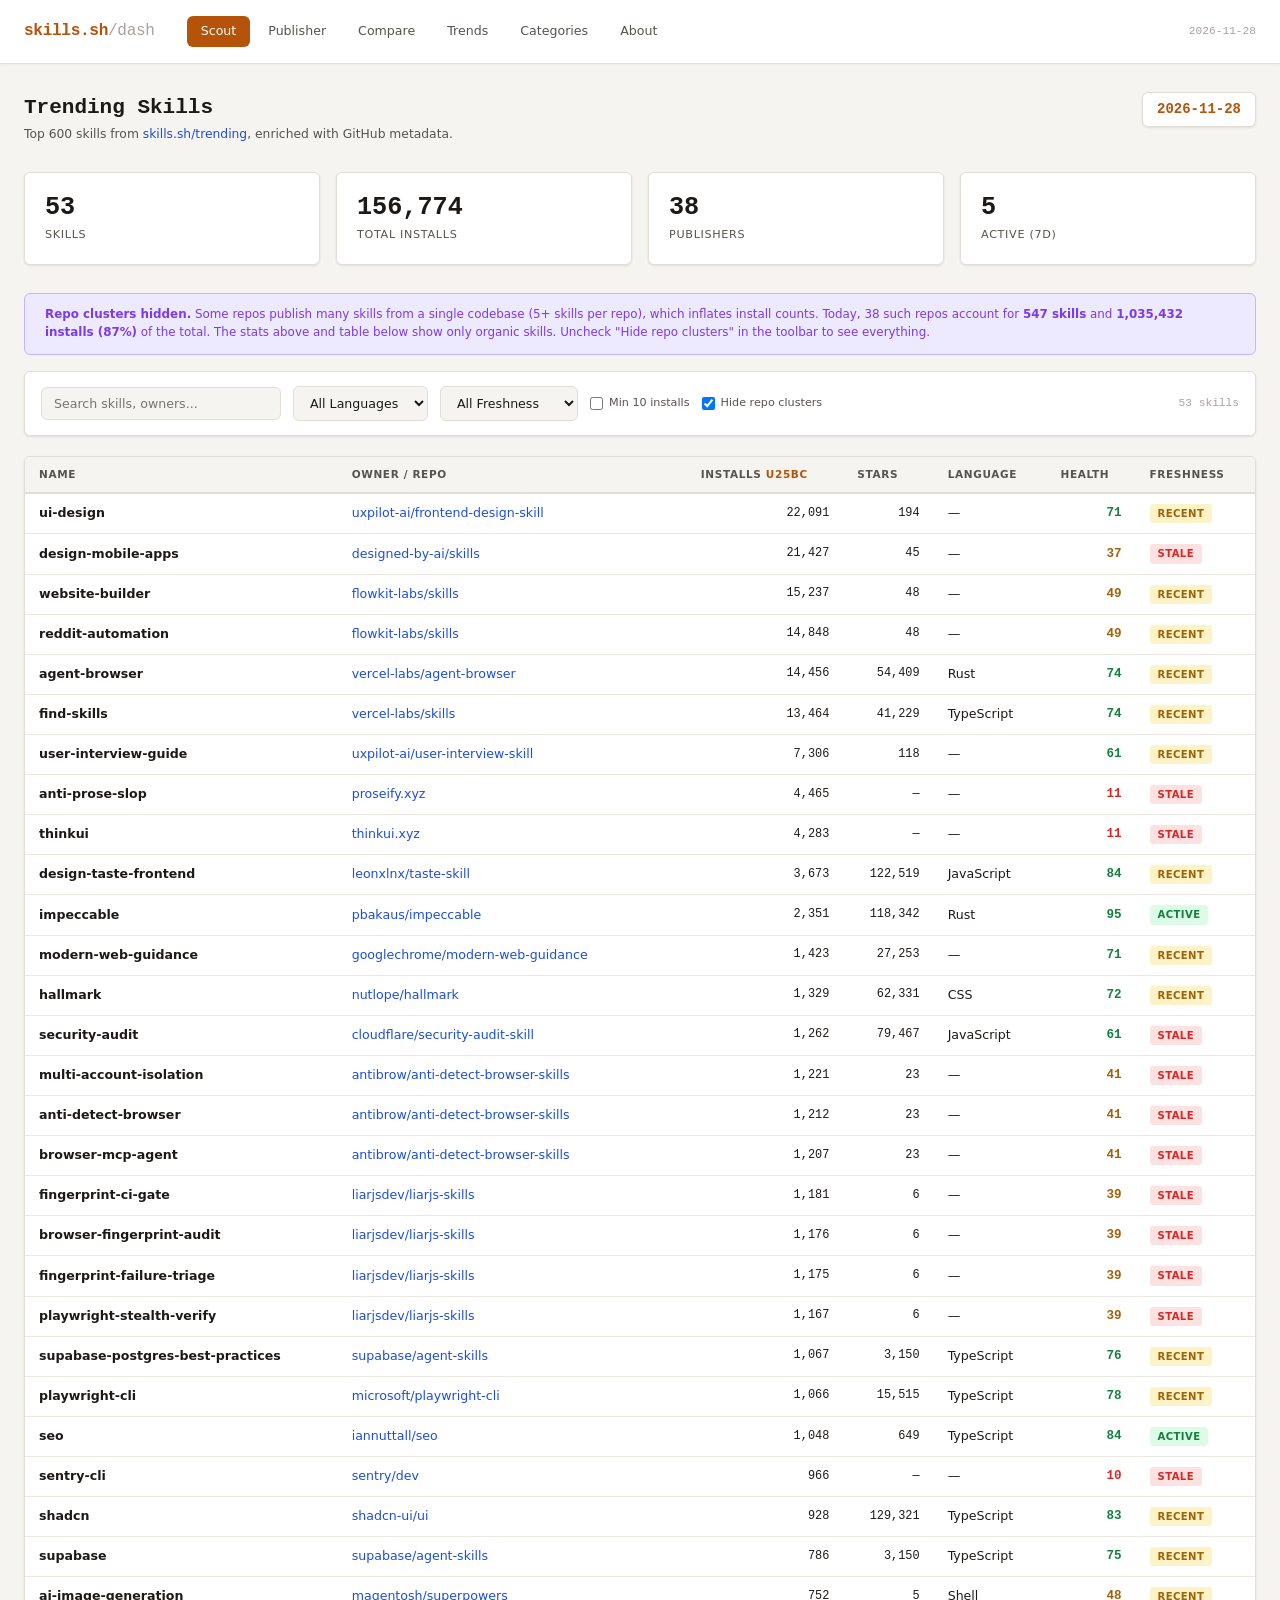
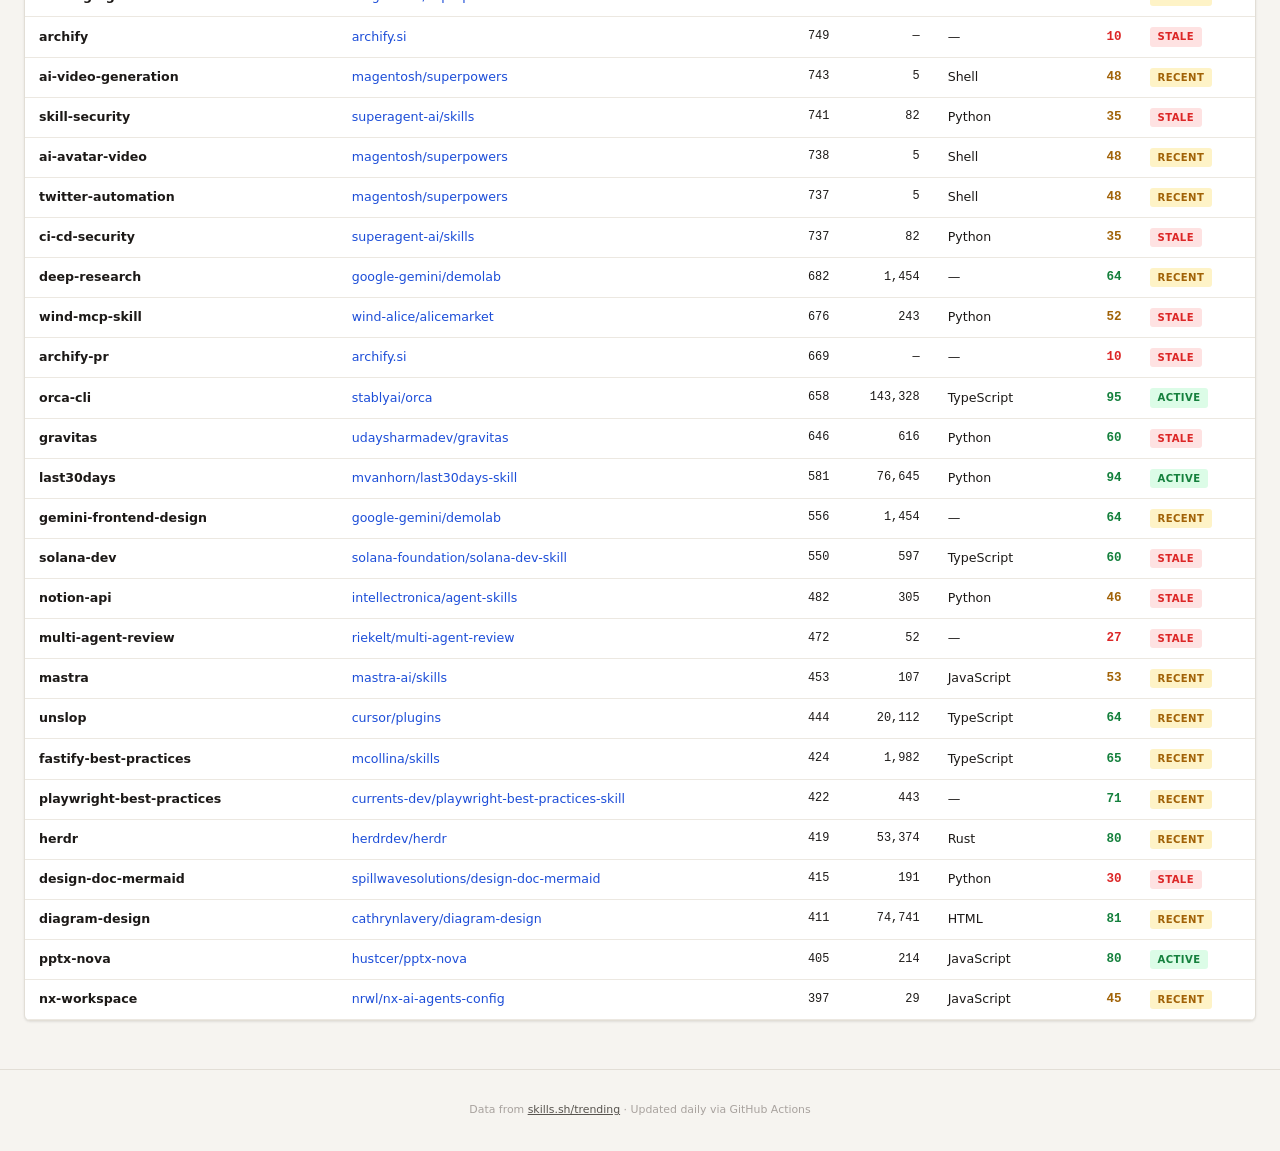
<file: index.html>
<!DOCTYPE html>
<html lang="en">
<head>
  <meta charset="utf-8">
  <meta name="viewport" content="width=device-width, initial-scale=1">
  <title>skills.sh — Scout Dashboard</title>
  <link rel="stylesheet" href="css/style.css">
</head>
<body>
  <nav class="topnav">
    <a class="topnav-brand" href="index.html">skills.sh<span>/dash</span></a>
    <div class="topnav-links">
      <a href="index.html" class="active">Scout</a>
      <a href="publisher.html">Publisher</a>
      <a href="compare.html">Compare</a>
      <a href="trends.html">Trends</a>
      <a href="categories.html">Categories</a>
      <a href="about.html">About</a>
    </div>
    <div class="topnav-meta" id="data-date"></div>
  </nav>

  <div class="container">
    <div class="page-header">
      <div class="page-header-text">
        <h1>Trending Skills</h1>
        <p class="page-subtitle">Top 600 skills from <a href="https://skills.sh/trending">skills.sh/trending</a>, enriched with GitHub metadata.</p>
      </div>
      <div class="snapshot-date" id="data-date-hero"></div>
    </div>

    <div class="hero-stats" id="hero-stats">
      <div class="stat-card"><div class="stat-value" id="stat-skills">—</div><div class="stat-label">Skills</div></div>
      <div class="stat-card"><div class="stat-value" id="stat-installs">—</div><div class="stat-label">Total Installs</div></div>
      <div class="stat-card"><div class="stat-value" id="stat-publishers">—</div><div class="stat-label">Publishers</div></div>
      <div class="stat-card"><div class="stat-value" id="stat-active">—</div><div class="stat-label">Active (7d)</div></div>
    </div>

    <div class="cluster-notice" id="cluster-notice" style="display:none"></div>

    <div class="toolbar">
      <input type="search" id="search" placeholder="Search skills, owners...">
      <select id="filter-lang">
        <option value="">All Languages</option>
      </select>
      <select id="filter-freshness">
        <option value="">All Freshness</option>
        <option value="Active">Active (&lt;7d)</option>
        <option value="Recent">Recent (&lt;30d)</option>
        <option value="Stale">Stale (&gt;30d)</option>
      </select>
      <label>
        <input type="checkbox" id="filter-min-installs"> Min 10 installs
      </label>
      <label>
        <input type="checkbox" id="filter-clusters" checked> Hide repo clusters
      </label>
      <div class="result-count" id="result-count"></div>
    </div>

    <div class="table-wrap">
      <table id="skills-table">
        <thead>
          <tr>
            <th class="sortable" data-col="name">Name</th>
            <th class="sortable" data-col="source">Owner / Repo</th>
            <th class="sortable num" data-col="installs">Installs</th>
            <th class="sortable num" data-col="stars">Stars</th>
            <th class="sortable" data-col="language">Language</th>
            <th class="sortable num" data-col="health">Health</th>
            <th class="sortable" data-col="freshness">Freshness</th>
          </tr>
        </thead>
        <tbody id="skills-body"></tbody>
      </table>
    </div>

    <div class="loading" id="loading">Loading snapshot data…</div>
  </div>

  <footer class="site-footer">
    Data from <a href="https://skills.sh/trending">skills.sh/trending</a> · Updated daily via GitHub Actions
  </footer>

  <script type="module" src="js/scout.js"></script>
  <!-- Cloudflare Web Analytics -->
  <script defer src='https://static.cloudflareinsights.com/beacon.min.js' data-cf-beacon='{"token": "f6e8d77284b0466eb2ca753f03d64ec0"}'></script>
</body>
</html>
</file>
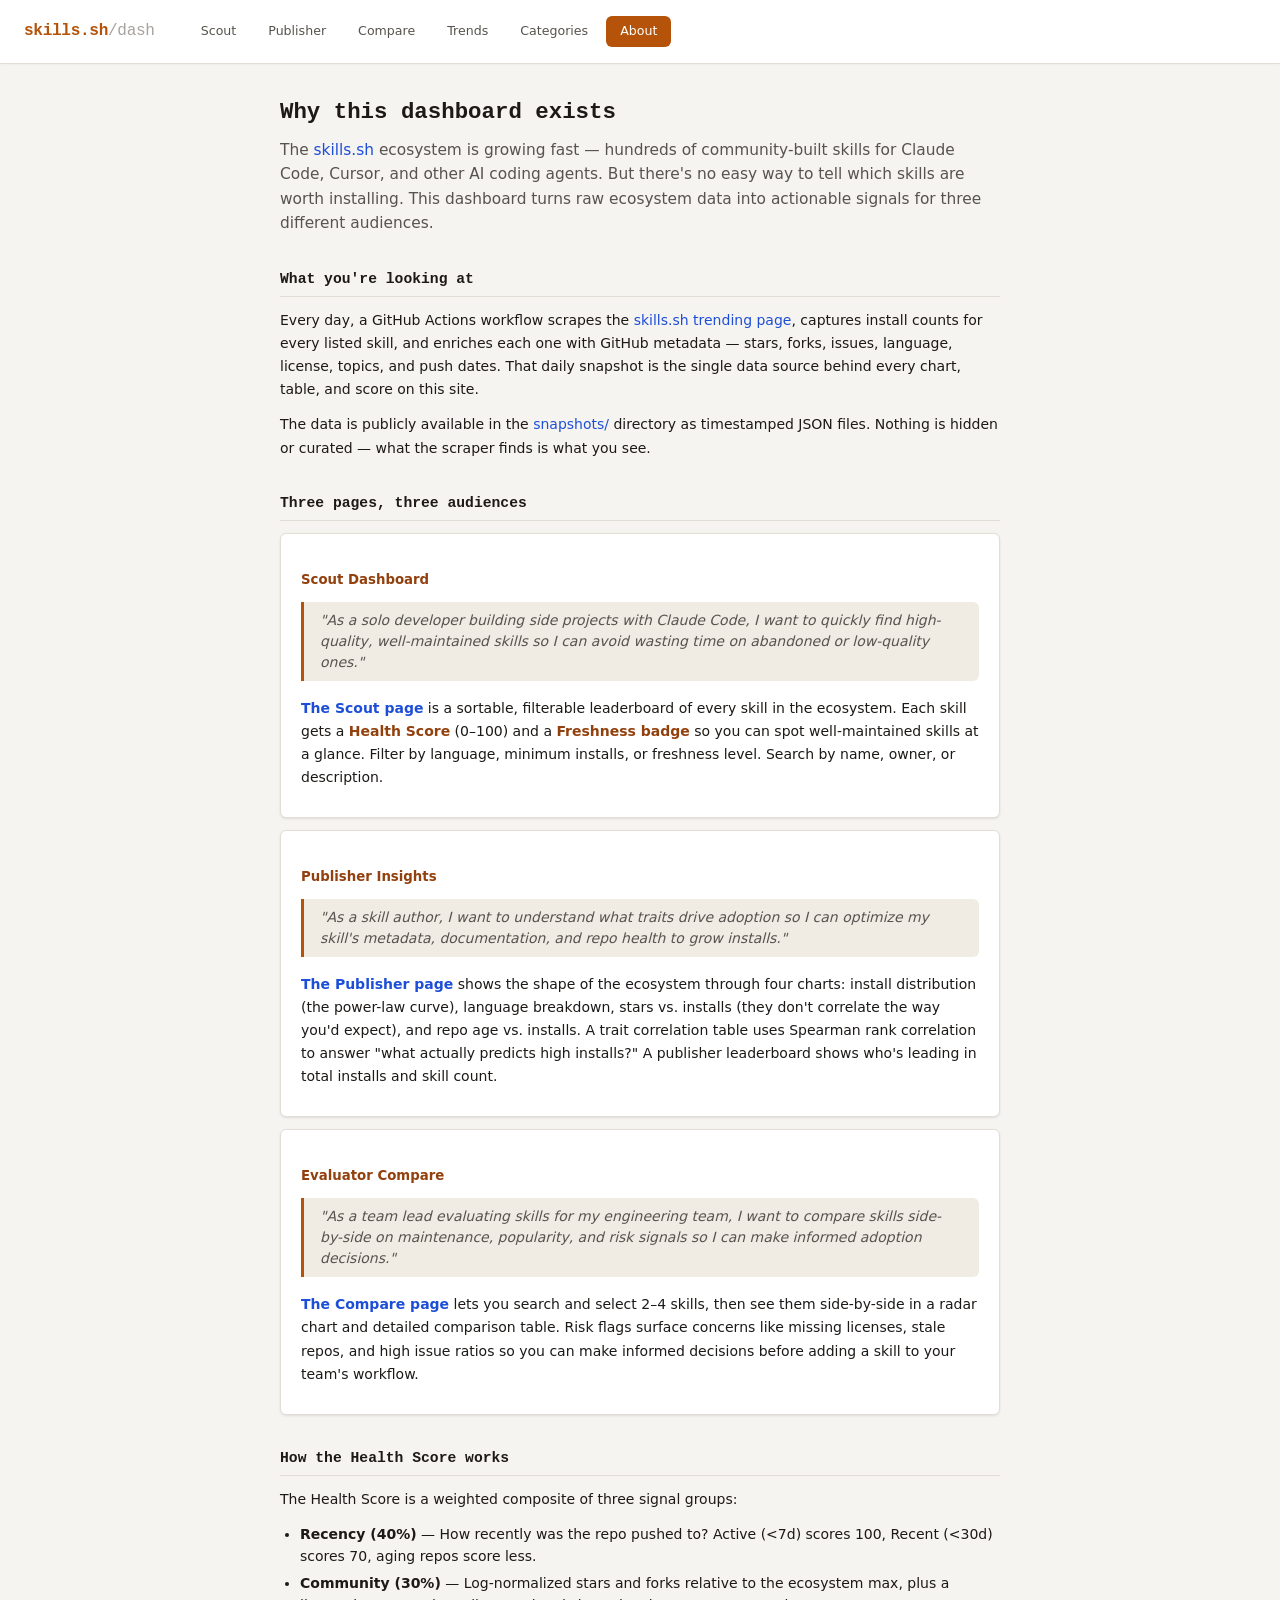
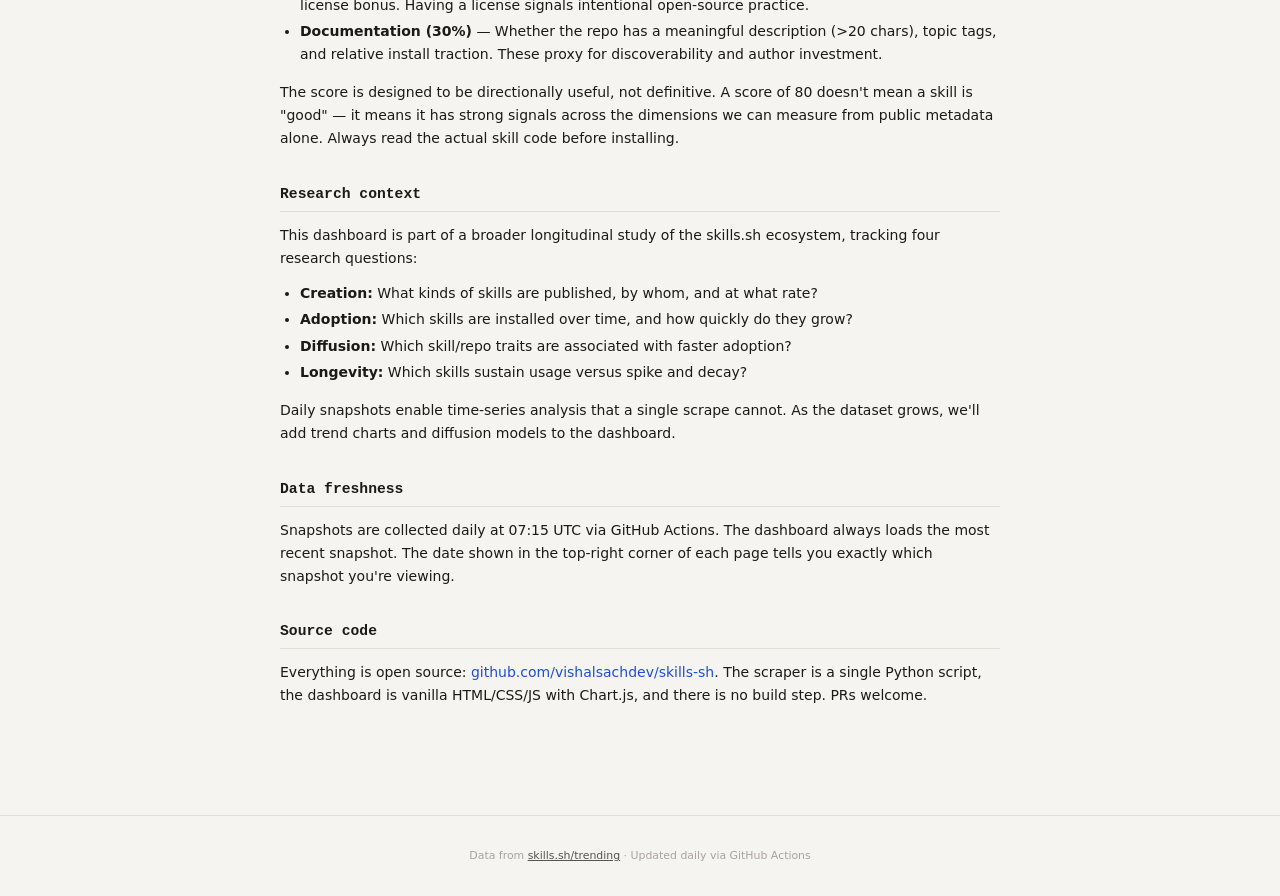
<file: about.html>
<!DOCTYPE html>
<html lang="en">
<head>
  <meta charset="utf-8">
  <meta name="viewport" content="width=device-width, initial-scale=1">
  <title>skills.sh — About This Dashboard</title>
  <link rel="stylesheet" href="css/style.css">
</head>
<body>
  <nav class="topnav">
    <a class="topnav-brand" href="index.html">skills.sh<span>/dash</span></a>
    <div class="topnav-links">
      <a href="index.html">Scout</a>
      <a href="publisher.html">Publisher</a>
      <a href="compare.html">Compare</a>
      <a href="trends.html">Trends</a>
      <a href="categories.html">Categories</a>
      <a href="about.html" class="active">About</a>
    </div>
  </nav>

  <div class="container">
    <div class="about-content">
      <h1>Why this dashboard exists</h1>
      <p class="lead">
        The <a href="https://skills.sh">skills.sh</a> ecosystem is growing fast &mdash; hundreds of
        community-built skills for Claude Code, Cursor, and other AI coding agents. But there's no easy
        way to tell which skills are worth installing. This dashboard turns raw ecosystem data into
        actionable signals for three different audiences.
      </p>

      <h2>What you're looking at</h2>
      <p>
        Every day, a GitHub Actions workflow scrapes the
        <a href="https://skills.sh/trending">skills.sh trending page</a>, captures install counts for
        every listed skill, and enriches each one with GitHub metadata &mdash; stars, forks, issues,
        language, license, topics, and push dates. That daily snapshot is the single data source behind
        every chart, table, and score on this site.
      </p>
      <p>
        The data is publicly available in the
        <a href="https://github.com/vishalsachdev/skills-sh/tree/main/snapshots">snapshots/</a>
        directory as timestamped JSON files. Nothing is hidden or curated &mdash; what the scraper
        finds is what you see.
      </p>

      <h2>Three pages, three audiences</h2>

      <div class="page-card">
        <h3>Scout Dashboard</h3>
        <blockquote>
          "As a solo developer building side projects with Claude Code, I want to quickly find
          high-quality, well-maintained skills so I can avoid wasting time on abandoned or
          low-quality ones."
        </blockquote>
        <p>
          <strong><a href="index.html">The Scout page</a></strong> is a sortable, filterable leaderboard
          of every skill in the ecosystem. Each skill gets a <strong>Health Score</strong> (0&ndash;100)
          and a <strong>Freshness badge</strong> so you can spot well-maintained skills at a glance.
          Filter by language, minimum installs, or freshness level. Search by name, owner, or description.
        </p>
      </div>

      <div class="page-card">
        <h3>Publisher Insights</h3>
        <blockquote>
          "As a skill author, I want to understand what traits drive adoption so I can optimize my
          skill's metadata, documentation, and repo health to grow installs."
        </blockquote>
        <p>
          <strong><a href="publisher.html">The Publisher page</a></strong> shows the shape of the ecosystem
          through four charts: install distribution (the power-law curve), language breakdown, stars vs.
          installs (they don't correlate the way you'd expect), and repo age vs. installs. A trait
          correlation table uses Spearman rank correlation to answer "what actually predicts high installs?"
          A publisher leaderboard shows who's leading in total installs and skill count.
        </p>
      </div>

      <div class="page-card">
        <h3>Evaluator Compare</h3>
        <blockquote>
          "As a team lead evaluating skills for my engineering team, I want to compare skills side-by-side
          on maintenance, popularity, and risk signals so I can make informed adoption decisions."
        </blockquote>
        <p>
          <strong><a href="compare.html">The Compare page</a></strong> lets you search and select 2&ndash;4
          skills, then see them side-by-side in a radar chart and detailed comparison table. Risk flags
          surface concerns like missing licenses, stale repos, and high issue ratios so you can make
          informed decisions before adding a skill to your team's workflow.
        </p>
      </div>

      <h2>How the Health Score works</h2>
      <p>
        The Health Score is a weighted composite of three signal groups:
      </p>
      <ul>
        <li><strong>Recency (40%)</strong> &mdash; How recently was the repo pushed to?
          Active (&lt;7d) scores 100, Recent (&lt;30d) scores 70, aging repos score less.</li>
        <li><strong>Community (30%)</strong> &mdash; Log-normalized stars and forks relative to the
          ecosystem max, plus a license bonus. Having a license signals intentional open-source practice.</li>
        <li><strong>Documentation (30%)</strong> &mdash; Whether the repo has a meaningful description
          (&gt;20 chars), topic tags, and relative install traction. These proxy for discoverability
          and author investment.</li>
      </ul>
      <p>
        The score is designed to be directionally useful, not definitive. A score of 80 doesn't mean a
        skill is "good" &mdash; it means it has strong signals across the dimensions we can measure from
        public metadata alone. Always read the actual skill code before installing.
      </p>

      <h2>Research context</h2>
      <p>
        This dashboard is part of a broader longitudinal study of the skills.sh ecosystem, tracking
        four research questions:
      </p>
      <ul>
        <li><strong>Creation:</strong> What kinds of skills are published, by whom, and at what rate?</li>
        <li><strong>Adoption:</strong> Which skills are installed over time, and how quickly do they grow?</li>
        <li><strong>Diffusion:</strong> Which skill/repo traits are associated with faster adoption?</li>
        <li><strong>Longevity:</strong> Which skills sustain usage versus spike and decay?</li>
      </ul>
      <p>
        Daily snapshots enable time-series analysis that a single scrape cannot. As the dataset grows,
        we'll add trend charts and diffusion models to the dashboard.
      </p>

      <h2>Data freshness</h2>
      <p>
        Snapshots are collected daily at 07:15 UTC via GitHub Actions. The dashboard always loads the
        most recent snapshot. The date shown in the top-right corner of each page tells you exactly
        which snapshot you're viewing.
      </p>

      <h2>Source code</h2>
      <p>
        Everything is open source:
        <a href="https://github.com/vishalsachdev/skills-sh">github.com/vishalsachdev/skills-sh</a>.
        The scraper is a single Python script, the dashboard is vanilla HTML/CSS/JS with Chart.js,
        and there is no build step. PRs welcome.
      </p>
    </div>
  </div>

  <footer class="site-footer">
    Data from <a href="https://skills.sh/trending">skills.sh/trending</a> &middot; Updated daily via GitHub Actions
  </footer>
  <!-- Cloudflare Web Analytics -->
  <script defer src='https://static.cloudflareinsights.com/beacon.min.js' data-cf-beacon='{"token": "f6e8d77284b0466eb2ca753f03d64ec0"}'></script>
</body>
</html>
</file>
<file: css/style.css>
/* ── skills-sh dashboard ── */
/* Warm light theme — sand/paper palette */

:root {
  --bg-root: #f6f4f0;
  --bg-surface: #ffffff;
  --bg-card: #ffffff;
  --bg-hover: #f0ece4;
  --bg-input: #f6f4f0;

  --text-primary: #1c1917;
  --text-secondary: #57534e;
  --text-muted: #a8a29e;

  --accent: #b45309;
  --accent-dim: #92400e;
  --blue: #1d4ed8;
  --green: #15803d;
  --yellow: #a16207;
  --red: #dc2626;
  --purple: #7c3aed;

  --border: #e2ded6;
  --border-subtle: #ece8e1;

  --radius: 6px;
  --font-mono: 'SF Mono', 'Cascadia Code', 'JetBrains Mono', 'Fira Code', monospace;
  --font-sans: -apple-system, BlinkMacSystemFont, 'Segoe UI', system-ui, sans-serif;

  --shadow: 0 1px 3px rgba(0,0,0,.06), 0 1px 2px rgba(0,0,0,.04);
  --shadow-md: 0 4px 12px rgba(0,0,0,.06);
}

*, *::before, *::after { box-sizing: border-box; margin: 0; padding: 0; }

html {
  font-size: 14px;
  -webkit-font-smoothing: antialiased;
}

body {
  background: var(--bg-root);
  color: var(--text-primary);
  font-family: var(--font-sans);
  line-height: 1.5;
  min-height: 100vh;
}

/* ── Layout ── */

.container {
  max-width: 1280px;
  margin: 0 auto;
  padding: 0 24px;
}

/* ── Nav ── */

.topnav {
  display: flex;
  align-items: center;
  gap: 32px;
  padding: 16px 24px;
  border-bottom: 1px solid var(--border);
  background: var(--bg-surface);
  position: sticky;
  top: 0;
  z-index: 100;
  box-shadow: 0 1px 2px rgba(0,0,0,.03);
}

.topnav-brand {
  font-family: var(--font-mono);
  font-size: 1.15rem;
  font-weight: 700;
  color: var(--accent);
  text-decoration: none;
  letter-spacing: -0.02em;
}

.topnav-brand span {
  color: var(--text-muted);
  font-weight: 400;
}

.topnav-links {
  display: flex;
  gap: 4px;
}

.topnav-links a {
  padding: 6px 14px;
  border-radius: var(--radius);
  color: var(--text-secondary);
  text-decoration: none;
  font-size: 0.9rem;
  font-weight: 500;
  transition: background .15s, color .15s;
}

.topnav-links a:hover {
  background: var(--bg-hover);
  color: var(--text-primary);
}

.topnav-links a.active {
  background: var(--accent);
  color: #fff;
}

.topnav-meta {
  margin-left: auto;
  font-size: 0.8rem;
  color: var(--text-muted);
  font-family: var(--font-mono);
}

/* ── Page Header ── */

.page-header {
  display: flex;
  align-items: baseline;
  justify-content: space-between;
  gap: 16px;
  margin-top: 28px;
  margin-bottom: 4px;
}

.page-header h1 {
  font-family: var(--font-mono);
  font-size: 1.5rem;
  font-weight: 700;
  color: var(--text-primary);
}

.page-subtitle {
  font-size: 0.88rem;
  color: var(--text-secondary);
  margin-top: 2px;
}

.page-subtitle a {
  color: var(--blue);
  text-decoration: none;
}

.page-subtitle a:hover {
  text-decoration: underline;
}

.snapshot-date {
  font-family: var(--font-mono);
  font-size: 1rem;
  font-weight: 600;
  color: var(--accent);
  white-space: nowrap;
  background: var(--bg-card);
  border: 1px solid var(--border);
  border-radius: var(--radius);
  padding: 6px 14px;
  box-shadow: var(--shadow);
}

/* ── Hero Stats ── */

.hero-stats {
  display: grid;
  grid-template-columns: repeat(auto-fit, minmax(180px, 1fr));
  gap: 16px;
  margin: 28px 0;
}

.stat-card {
  background: var(--bg-card);
  border: 1px solid var(--border);
  border-radius: var(--radius);
  padding: 20px;
  box-shadow: var(--shadow);
}

.stat-card .stat-value {
  font-family: var(--font-mono);
  font-size: 1.8rem;
  font-weight: 700;
  color: var(--text-primary);
  line-height: 1.2;
}

.stat-card .stat-label {
  font-size: 0.8rem;
  color: var(--text-secondary);
  text-transform: uppercase;
  letter-spacing: 0.06em;
  margin-top: 4px;
}

/* ── Toolbar / Filters ── */

.toolbar {
  display: flex;
  flex-wrap: wrap;
  gap: 12px;
  align-items: center;
  margin-bottom: 20px;
  padding: 14px 16px;
  background: var(--bg-card);
  border: 1px solid var(--border);
  border-radius: var(--radius);
  box-shadow: var(--shadow);
}

.toolbar input[type="text"],
.toolbar input[type="search"],
.toolbar select {
  background: var(--bg-input);
  border: 1px solid var(--border);
  border-radius: var(--radius);
  color: var(--text-primary);
  font-size: 0.9rem;
  padding: 8px 12px;
  font-family: var(--font-sans);
  outline: none;
  transition: border-color .15s;
}

.toolbar input:focus,
.toolbar select:focus {
  border-color: var(--accent);
  box-shadow: 0 0 0 2px rgba(180,83,9,.1);
}

.toolbar input[type="search"] {
  min-width: 240px;
}

.toolbar select {
  cursor: pointer;
}

.toolbar label {
  font-size: 0.8rem;
  color: var(--text-secondary);
  display: flex;
  align-items: center;
  gap: 6px;
  cursor: pointer;
}

.toolbar .result-count {
  margin-left: auto;
  font-size: 0.8rem;
  color: var(--text-muted);
  font-family: var(--font-mono);
}

/* ── Tables ── */

.table-wrap {
  overflow-x: auto;
  border: 1px solid var(--border);
  border-radius: var(--radius);
  background: var(--bg-card);
  box-shadow: var(--shadow);
}

table {
  width: 100%;
  border-collapse: collapse;
  font-size: 0.9rem;
}

thead th {
  position: sticky;
  top: 0;
  background: var(--bg-root);
  border-bottom: 2px solid var(--border);
  padding: 10px 14px;
  text-align: left;
  font-size: 0.75rem;
  text-transform: uppercase;
  letter-spacing: 0.06em;
  color: var(--text-secondary);
  font-weight: 600;
  white-space: nowrap;
  user-select: none;
}

thead th.sortable {
  cursor: pointer;
}

thead th.sortable:hover {
  color: var(--accent);
}

thead th.sort-asc::after { content: ' \u25B2'; color: var(--accent); }
thead th.sort-desc::after { content: ' \u25BC'; color: var(--accent); }

tbody tr {
  border-bottom: 1px solid var(--border-subtle);
  transition: background .1s;
}

tbody tr:hover {
  background: var(--bg-hover);
}

td {
  padding: 10px 14px;
  vertical-align: middle;
}

td.num {
  text-align: right;
  font-family: var(--font-mono);
  font-size: 0.85rem;
}

td a {
  color: var(--blue);
  text-decoration: none;
}

td a:hover {
  text-decoration: underline;
}

/* ── Badges ── */

.badge {
  display: inline-block;
  padding: 2px 8px;
  border-radius: 3px;
  font-size: 0.72rem;
  font-weight: 600;
  text-transform: uppercase;
  letter-spacing: 0.04em;
}

.badge-active {
  background: #dcfce7;
  color: var(--green);
}

.badge-recent {
  background: #fef3c7;
  color: var(--yellow);
}

.badge-stale {
  background: #fee2e2;
  color: var(--red);
}

.risk-warn {
  background: #fef3c7;
  color: var(--yellow);
}

.risk-danger {
  background: #fee2e2;
  color: var(--red);
}

/* ── Cluster badges & notices ── */

.badge-cluster {
  background: #ede9fe;
  color: var(--purple);
}

.cluster-row {
  opacity: 0.55;
}

.cluster-notice {
  background: #ede9fe;
  color: var(--purple);
  border: 1px solid #c4b5fd;
  border-radius: var(--radius);
  padding: 12px 20px;
  font-size: 0.85rem;
  line-height: 1.5;
  margin-bottom: 16px;
}

.cluster-notice strong {
  font-weight: 700;
}

/* ── Health Score ── */

.health-score {
  font-family: var(--font-mono);
  font-weight: 700;
  font-size: 0.9rem;
}

.health-high { color: var(--green); }
.health-mid { color: var(--yellow); }
.health-low { color: var(--red); }

/* ── Section headings ── */

.section-title {
  font-family: var(--font-mono);
  font-size: 1.1rem;
  font-weight: 700;
  color: var(--text-primary);
  margin: 36px 0 16px;
  padding-bottom: 8px;
  border-bottom: 1px solid var(--border);
}

.section-title span {
  color: var(--text-muted);
  font-weight: 400;
}

/* ── Charts ── */

.chart-grid {
  display: grid;
  grid-template-columns: repeat(auto-fit, minmax(400px, 1fr));
  gap: 20px;
  margin-bottom: 32px;
}

.chart-card {
  background: var(--bg-card);
  border: 1px solid var(--border);
  border-radius: var(--radius);
  padding: 20px;
  box-shadow: var(--shadow);
}

.chart-card h3 {
  font-family: var(--font-mono);
  font-size: 0.85rem;
  color: var(--text-secondary);
  text-transform: uppercase;
  letter-spacing: 0.04em;
  margin-bottom: 16px;
}

.chart-card canvas {
  width: 100% !important;
}

/* ── Compare ── */

.compare-picker {
  display: flex;
  flex-wrap: wrap;
  gap: 12px;
  align-items: flex-end;
  margin-bottom: 24px;
  padding: 16px;
  background: var(--bg-card);
  border: 1px solid var(--border);
  border-radius: var(--radius);
  box-shadow: var(--shadow);
}

.compare-picker input {
  background: var(--bg-input);
  border: 1px solid var(--border);
  border-radius: var(--radius);
  color: var(--text-primary);
  font-size: 0.9rem;
  padding: 8px 12px;
  min-width: 260px;
  outline: none;
}

.compare-picker input:focus {
  border-color: var(--accent);
  box-shadow: 0 0 0 2px rgba(180,83,9,.1);
}

.compare-picker .suggestions {
  position: absolute;
  top: 100%;
  left: 0;
  right: 0;
  background: var(--bg-surface);
  border: 1px solid var(--border);
  border-radius: var(--radius);
  max-height: 240px;
  overflow-y: auto;
  z-index: 50;
  box-shadow: var(--shadow-md);
}

.compare-picker .suggestions div {
  padding: 8px 12px;
  cursor: pointer;
  font-size: 0.88rem;
  border-bottom: 1px solid var(--border-subtle);
}

.compare-picker .suggestions div:hover {
  background: var(--bg-hover);
}

.compare-picker .suggestions .sg-name {
  color: var(--text-primary);
  font-weight: 500;
}

.compare-picker .suggestions .sg-meta {
  color: var(--text-muted);
  font-size: 0.78rem;
}

.search-wrapper {
  position: relative;
}

.selected-skills {
  display: flex;
  flex-wrap: wrap;
  gap: 8px;
}

.selected-skill-tag {
  display: inline-flex;
  align-items: center;
  gap: 6px;
  padding: 4px 10px;
  background: #dbeafe;
  color: var(--blue);
  border-radius: var(--radius);
  font-size: 0.85rem;
  font-weight: 500;
}

.selected-skill-tag button {
  background: none;
  border: none;
  color: var(--text-muted);
  cursor: pointer;
  font-size: 1rem;
  line-height: 1;
  padding: 0;
}

.selected-skill-tag button:hover {
  color: var(--red);
}

.compare-grid {
  display: grid;
  gap: 24px;
}

/* ── Radar Chart ── */

.radar-wrap {
  max-width: 500px;
  margin: 0 auto 32px;
}

/* ── Risk Flags ── */

.risk-flags {
  display: flex;
  flex-wrap: wrap;
  gap: 4px;
}

/* ── Correlation table ── */

.corr-table td:first-child {
  font-weight: 600;
  color: var(--text-secondary);
}

.corr-positive { color: var(--green); }
.corr-negative { color: var(--red); }
.corr-neutral { color: var(--text-muted); }

/* ── Empty / Loading states ── */

.loading {
  text-align: center;
  padding: 64px 20px;
  color: var(--text-muted);
  font-family: var(--font-mono);
}

.loading::after {
  content: '';
  display: block;
  width: 24px;
  height: 24px;
  border: 2px solid var(--border);
  border-top-color: var(--accent);
  border-radius: 50%;
  margin: 16px auto 0;
  animation: spin .8s linear infinite;
}

@keyframes spin {
  to { transform: rotate(360deg); }
}

.empty-state {
  text-align: center;
  padding: 48px 20px;
  color: var(--text-muted);
}

/* ── About page ── */

.about-content {
  max-width: 720px;
  margin: 0 auto;
  padding: 32px 0 48px;
}

.about-content h1 {
  font-family: var(--font-mono);
  font-size: 1.6rem;
  font-weight: 700;
  margin-bottom: 8px;
}

.about-content .lead {
  font-size: 1.1rem;
  color: var(--text-secondary);
  line-height: 1.6;
  margin-bottom: 32px;
}

.about-content h2 {
  font-family: var(--font-mono);
  font-size: 1.05rem;
  font-weight: 700;
  margin: 32px 0 12px;
  padding-bottom: 6px;
  border-bottom: 1px solid var(--border);
}

.about-content h3 {
  font-size: 0.95rem;
  font-weight: 600;
  margin: 20px 0 8px;
  color: var(--accent-dim);
}

.about-content p {
  margin-bottom: 12px;
  line-height: 1.65;
  color: var(--text-primary);
}

.about-content blockquote {
  border-left: 3px solid var(--accent);
  padding: 8px 16px;
  margin: 12px 0 16px;
  background: var(--bg-hover);
  border-radius: 0 var(--radius) var(--radius) 0;
  color: var(--text-secondary);
  font-style: italic;
}

.about-content ul {
  margin: 8px 0 16px 20px;
  color: var(--text-primary);
}

.about-content li {
  margin-bottom: 4px;
  line-height: 1.6;
}

.about-content a {
  color: var(--blue);
  text-decoration: none;
}

.about-content a:hover {
  text-decoration: underline;
}

.about-content code {
  font-family: var(--font-mono);
  font-size: 0.88em;
  background: var(--bg-input);
  padding: 1px 5px;
  border-radius: 3px;
  border: 1px solid var(--border);
}

.about-content .page-card {
  background: var(--bg-card);
  border: 1px solid var(--border);
  border-radius: var(--radius);
  padding: 16px 20px;
  margin-bottom: 12px;
  box-shadow: var(--shadow);
}

.about-content .page-card strong {
  color: var(--accent-dim);
}

/* ── Trends page ── */

.early-data-notice {
  background: #fef3c7;
  color: var(--yellow);
  border: 1px solid #fde68a;
  border-radius: var(--radius);
  padding: 12px 20px;
  font-size: 0.88rem;
  font-weight: 500;
  margin-bottom: 24px;
}

.period-toggle {
  display: flex;
  gap: 2px;
  background: var(--bg-input);
  border: 1px solid var(--border);
  border-radius: var(--radius);
  padding: 2px;
}

.period-btn {
  background: transparent;
  border: none;
  padding: 6px 14px;
  border-radius: 4px;
  font-size: 0.85rem;
  font-weight: 500;
  color: var(--text-secondary);
  cursor: pointer;
  transition: background .15s, color .15s;
  font-family: var(--font-sans);
}

.period-btn:hover {
  color: var(--text-primary);
}

.period-btn.active {
  background: var(--accent);
  color: #fff;
}

.sparkline {
  font-family: var(--font-mono);
  font-size: 1rem;
  letter-spacing: 1px;
  color: var(--text-secondary);
  white-space: nowrap;
}

/* ── Footer ── */

.site-footer {
  text-align: center;
  padding: 32px 0;
  margin-top: 48px;
  border-top: 1px solid var(--border);
  font-size: 0.78rem;
  color: var(--text-muted);
}

.site-footer a {
  color: var(--text-secondary);
}

/* ── Responsive ── */

@media (max-width: 768px) {
  .topnav {
    flex-wrap: wrap;
    gap: 12px;
  }

  .topnav-meta {
    margin-left: 0;
    width: 100%;
  }

  .hero-stats {
    grid-template-columns: repeat(2, 1fr);
  }

  .toolbar {
    flex-direction: column;
    align-items: stretch;
  }

  .toolbar input[type="search"] {
    min-width: 0;
  }

  .toolbar .result-count {
    margin-left: 0;
  }

  .chart-grid {
    grid-template-columns: 1fr;
  }

  table { font-size: 0.8rem; }
  td, thead th { padding: 8px 10px; }
}
</file>
